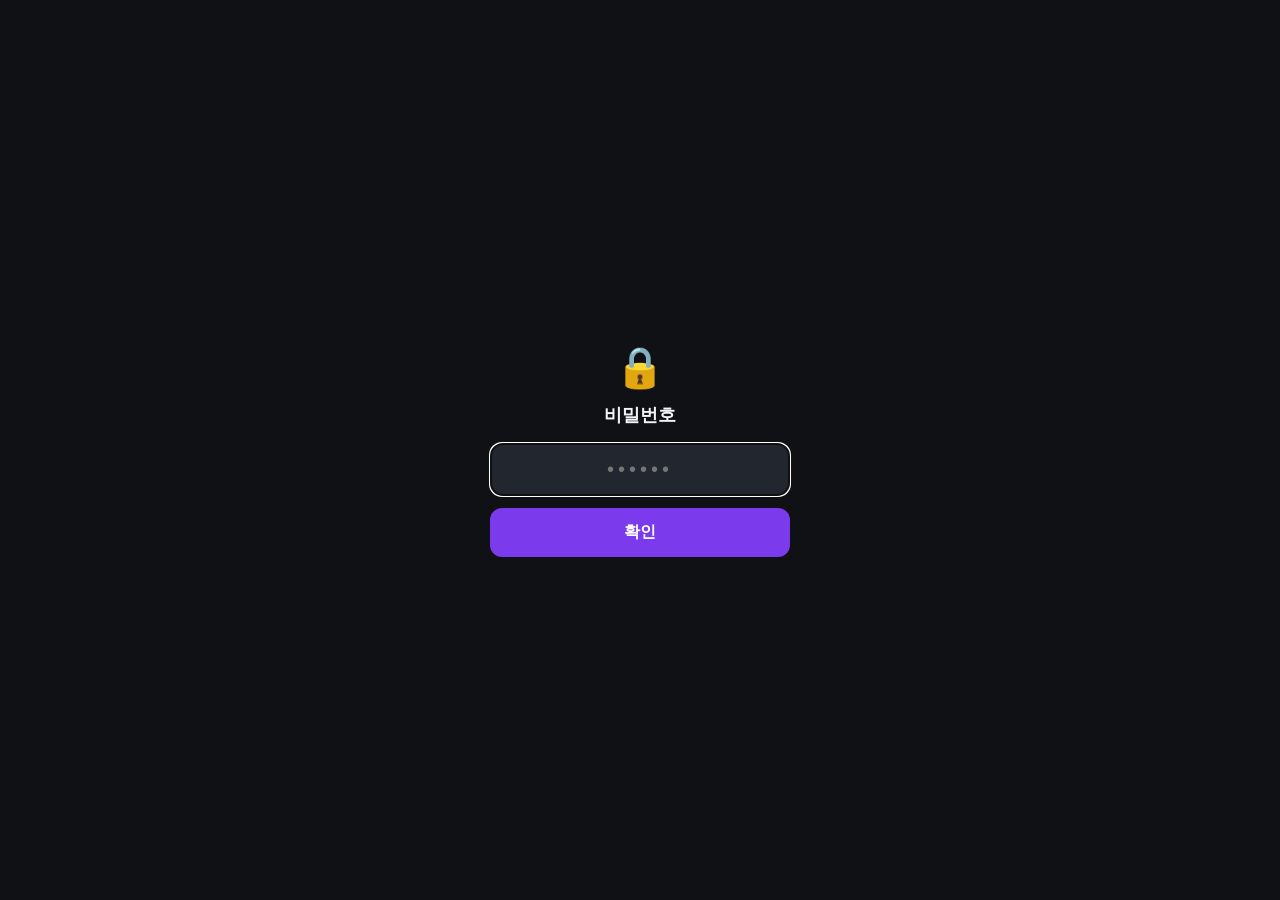
<file: photo-organizer/index.html>
<!DOCTYPE html>
<html lang="ko">
<head>
<meta charset="UTF-8">
<meta name="viewport" content="width=device-width, initial-scale=1, viewport-fit=cover">
<title>사진 정리</title>
<meta name="description" content="12년치 아이클라우드 사진을 폰과 맥에서 정리하는 개인용 웹앱">
<meta name="theme-color" content="#0f1115">
<link rel="manifest" href="manifest.json">
<link rel="icon" href="icons/icon-192.png">
<link rel="apple-touch-icon" href="icons/apple-touch-icon.png">
<meta name="apple-mobile-web-app-capable" content="yes">
<meta name="apple-mobile-web-app-status-bar-style" content="black-translucent">
<meta name="apple-mobile-web-app-title" content="사진 정리">
<link rel="stylesheet" href="style.css">
</head>
<body>
<div id="lockScreen" class="lock-screen">
  <form id="lockForm" class="lock-card" autocomplete="off">
    <div class="lock-icon">🔒</div>
    <h2>비밀번호</h2>
    <input type="password" id="lockInput" inputmode="numeric" autocomplete="off" placeholder="••••••" autofocus>
    <button type="submit" class="primary-btn">확인</button>
    <div id="lockError" class="lock-error hidden">비밀번호가 틀렸어요</div>
  </form>
</div>

<div id="app" class="hidden">
  <header class="topbar">
    <button class="icon-btn" id="btnBack" title="뒤로">←</button>
    <h1 id="pageTitle">사진 정리</h1>
    <button class="icon-btn" id="btnInfo" title="안내">ⓘ</button>
  </header>

  <main id="main"></main>

  <footer class="bottombar hidden" id="bottombar"></footer>
</div>

<input type="file" id="fileInput" accept="image/*" multiple class="hidden">
<input type="file" id="folderInput" accept="image/*" multiple webkitdirectory class="hidden">

<script src="lock.js"></script>
<script src="db.js"></script>
<script src="exif.js"></script>
<script src="blur.js"></script>
<script src="faces.js"></script>
<script src="app.js"></script>
</body>
</html>
</file>
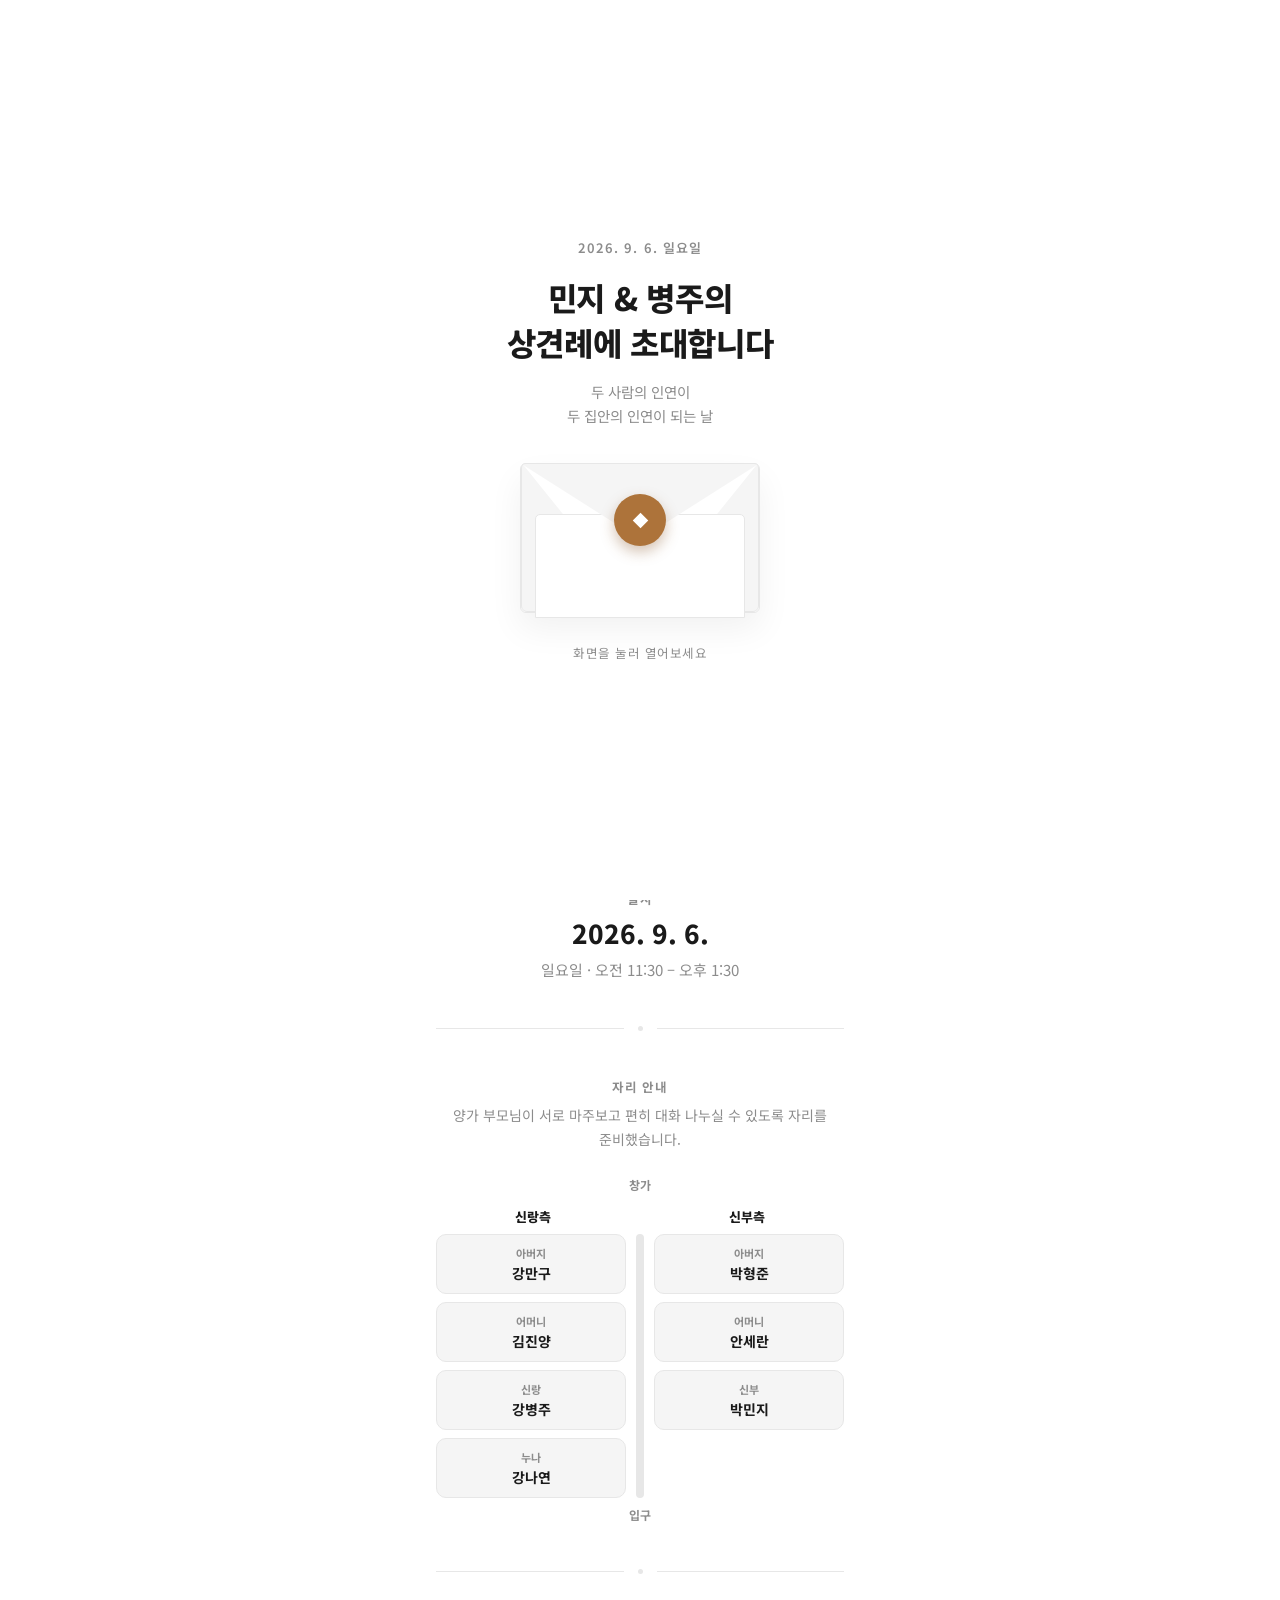
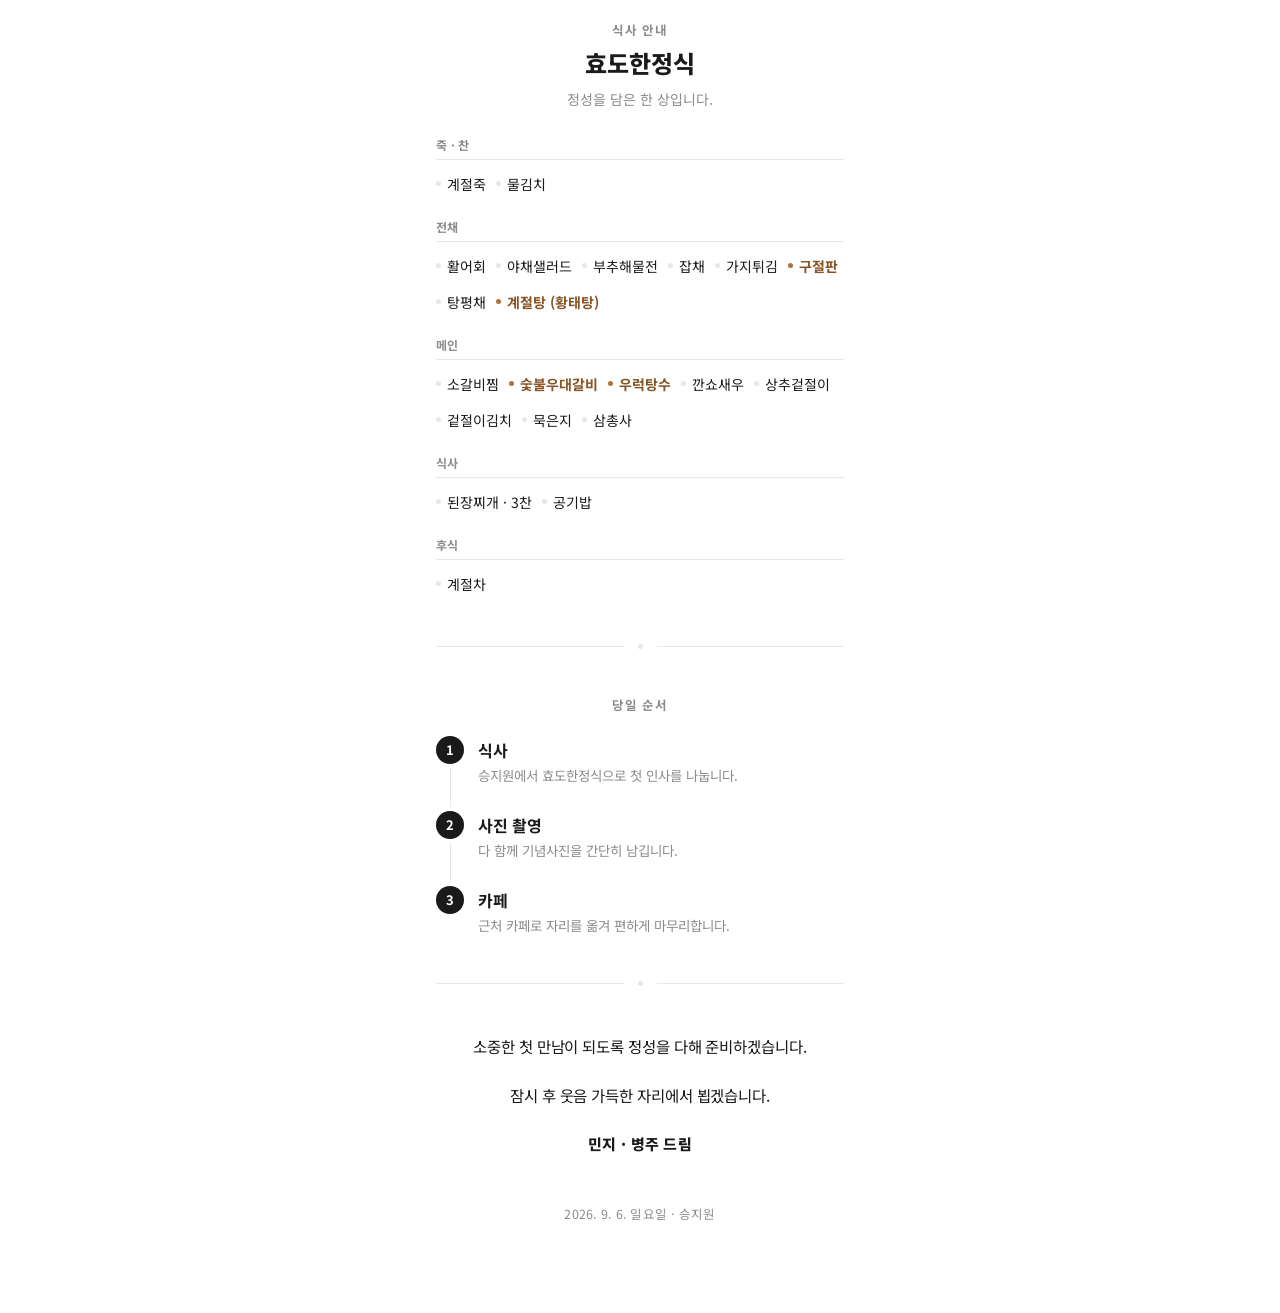
<file: sanggyeonrye/index.html>
<!DOCTYPE html>
<html lang="ko">
<head>
<meta charset="UTF-8">
<meta name="viewport" content="width=device-width, initial-scale=1, viewport-fit=cover">
<title>민지 &amp; 병주 상견례 초대장</title>
<meta name="description" content="민지와 병주의 상견례에 초대합니다.">
<meta property="og:type" content="website">
<meta property="og:title" content="민지 & 병주의 상견례 초대장">
<meta property="og:description" content="9월 6일 일요일, 승지원에서 열리는 상견례에 초대합니다.">
<meta property="og:image" content="https://haapark.github.io/HaPixel.github.io/sanggyeonrye/couple.jpg">
<meta property="og:url" content="https://haapark.github.io/HaPixel.github.io/sanggyeonrye/">
<meta name="twitter:card" content="summary_large_image">
<link rel="preconnect" href="https://fonts.googleapis.com">
<link rel="preconnect" href="https://fonts.gstatic.com" crossorigin>
<link rel="stylesheet" href="https://fonts.googleapis.com/css2?family=Noto+Sans+KR:wght@400;500;600;700;800&display=swap">
<style>
  :root{
    --ivory:#FFFFFF;
    --paper:#FFFFFF;
    --paper-alt:#F5F5F5;
    --ink:#1A1A1A;
    --ink-soft:#8C8C8C;
    --line:#E7E7E7;
    --amber:#AD733A;
    --amber-deep:#875426;
    --shadow: 0 16px 34px rgba(0,0,0,.06);
  }

  *{box-sizing:border-box;}
  html{background:var(--ivory);}
  body{
    margin:0;
    background:var(--ivory);
    color:var(--ink);
    font-family:'Noto Sans KR',-apple-system,BlinkMacSystemFont,'Malgun Gothic',sans-serif;
    -webkit-font-smoothing:antialiased;
    overflow-x:hidden;
    word-break:keep-all;
    overflow-wrap:break-word;
  }
  body.sealed{ overflow:hidden; height:100vh; }

  img{max-width:100%;}
  [hidden]{display:none!important;}

  h1,h2,h3,p{margin:0;}
  h2{text-wrap:balance;}

  /* ---------- Cover / Envelope ---------- */
  .cover{
    position:fixed; inset:0; z-index:40;
    display:flex; align-items:center; justify-content:center;
    background:var(--ivory);
    cursor:pointer;
    transition:opacity .5s ease .55s;
  }
  .cover.opened{ opacity:0; pointer-events:none; }
  @media (hover:hover){
    .cover:hover .envelope-body{ transform:translateY(-3px); box-shadow:0 22px 44px rgba(0,0,0,.09); }
  }
  .cover:active .envelope-body{ transform:scale(.98); }
  .envelope-body{ transition:transform .35s cubic-bezier(.2,.7,.3,1), box-shadow .35s ease; }

  .cover-inner{
    width:min(86vw,360px);
    text-align:center;
    padding:0 8px;
  }
  .cover-eyebrow{
    font-size:13px; font-weight:600; letter-spacing:.08em;
    color:var(--ink-soft); margin-bottom:18px;
    font-variant-numeric:tabular-nums;
  }
  .cover-title{
    font-size:clamp(26px,7.6vw,32px);
    font-weight:800; line-height:1.42; letter-spacing:-.01em;
    color:var(--ink);
  }
  .cover-sub{
    margin-top:14px; font-size:14.5px; line-height:1.7; color:var(--ink-soft);
  }

  .envelope{
    width:min(70vw,240px); margin:34px auto 0;
    perspective:900px;
  }
  .envelope-body{
    position:relative; width:100%; aspect-ratio:8/5;
    background:var(--paper);
    border:1px solid var(--line);
    border-radius:6px;
    box-shadow:var(--shadow);
    overflow:visible;
  }
  .envelope-body::before,.envelope-body::after{
    content:""; position:absolute; bottom:0; width:50%; height:100%;
    background:var(--paper-alt);
    border:1px solid var(--line);
  }
  .envelope-body::before{ left:0; clip-path:polygon(0 0,100% 100%,0 100%); border-radius:6px 0 0 6px;}
  .envelope-body::after{ right:0; clip-path:polygon(100% 0,100% 100%,0 100%); border-radius:0 6px 6px 0;}
  .envelope-flap{
    position:absolute; top:-1px; left:-1px; right:-1px; height:56%;
    background:var(--paper-alt);
    border:1px solid var(--line);
    clip-path:polygon(0 0,100% 0,50% 92%);
    transform-origin:top center;
    transform:rotateX(0deg);
    transition:transform 1s cubic-bezier(.6,.05,.28,1);
    border-radius:6px 6px 0 0;
    z-index:3;
  }
  .cover.opened .envelope-flap{ transform:rotateX(-172deg); }

  .seal{
    position:absolute; left:50%; top:38%; transform:translate(-50%,-50%);
    width:52px; height:52px; border-radius:50%;
    background:var(--amber);
    display:flex; align-items:center; justify-content:center;
    box-shadow:0 6px 14px rgba(135,84,38,.35);
    z-index:4;
    transition:opacity .35s ease .25s, transform .35s ease .25s;
  }
  .cover.opened .seal{ opacity:0; transform:translate(-50%,-50%) scale(.4); }
  .seal-mark{ width:11px; height:11px; background:var(--paper); transform:rotate(45deg); }

  .letter-peek{
    position:absolute; left:6%; right:6%; bottom:-4%; height:70%;
    background:var(--paper);
    border:1px solid var(--line);
    border-radius:5px 5px 0 0;
    z-index:2;
    transition:transform 1s cubic-bezier(.5,0,.2,1) .18s;
  }
  .cover.opened .letter-peek{ transform:translateY(-64%); }

  .cover-hint{
    margin-top:30px; font-size:12.5px; color:var(--ink-soft);
    letter-spacing:.04em;
    animation:pulse 2.2s ease-in-out infinite;
  }
  @keyframes pulse{ 0%,100%{opacity:.55;} 50%{opacity:1;} }

  /* ---------- Content ---------- */
  .content{
    max-width:460px; margin:0 auto;
    padding:56px 0 90px;
  }

  .letter{
    padding:0 26px;
  }
  .letter-eyebrow{
    font-size:13px; font-weight:600; letter-spacing:.04em; color:var(--ink-soft);
    text-align:center;
  }
  .letter-body{
    margin-top:22px; font-size:16px; line-height:1.9; color:var(--ink);
    text-align:center; letter-spacing:-.005em;
  }
  .letter-body p + p{ margin-top:1.3em; }

  .divider{
    display:flex; align-items:center; justify-content:center; gap:14px;
    margin:46px 0; padding:0 26px;
  }
  .divider .line{ flex:1; height:1px; background:var(--line); }
  .divider .dot{ width:5px; height:5px; border-radius:50%; background:var(--line); flex-shrink:0; }

  .section{
    padding:0 26px; text-align:center;
  }

  .eyebrow{
    font-size:12.5px; font-weight:700; letter-spacing:.05em; color:var(--ink-soft);
  }
  .section .desc{
    margin-top:8px; font-size:14px; line-height:1.7; color:var(--ink-soft);
  }

  .reveal{ opacity:0; transform:translateY(18px); transition:opacity .7s ease, transform .7s ease; }
  .reveal.in-view{ opacity:1; transform:translateY(0); }

  /* intro cascade (photo + greeting), driven explicitly on envelope-open */
  .intro-el{ opacity:0; transform:translateY(16px); transition:opacity .7s ease, transform .7s cubic-bezier(.2,.7,.3,1); }
  .intro-el.in-view{ opacity:1; transform:translateY(0); }

  @media (prefers-reduced-motion:reduce){
    .reveal,.intro-el{ opacity:1; transform:none; transition:none; }
    .envelope-flap,.letter-peek,.seal,.cover,.polaroid{ transition:none!important; }
    .cover-hint{ animation:none; }
  }

  /* photo */
  .polaroid-wrap{ display:flex; justify-content:center; margin-bottom:26px; transform:translateY(16px) scale(.94); }
  .polaroid-wrap.in-view{ transform:translateY(0) scale(1); }
  .polaroid{
    position:relative; margin:0; background:#fff; padding:10px 10px 26px;
    width:min(52vw,180px);
    box-shadow:0 16px 30px rgba(0,0,0,.12), 0 2px 6px rgba(0,0,0,.05);
    transform:rotate(-4deg);
    transition:transform .5s cubic-bezier(.34,1.56,.64,1), box-shadow .3s ease;
    cursor:pointer;
  }
  .polaroid::before{
    content:""; position:absolute; top:-10px; left:50%; transform:translateX(-50%) rotate(-2deg);
    width:56px; height:20px; border-radius:2px;
    background:rgba(0,0,0,.06);
  }
  .polaroid-photo{
    position:relative; width:100%; overflow:hidden; background:#eee;
    padding-bottom:117.7%;
  }
  .polaroid-photo img{
    position:absolute; top:0; left:0; width:100%; height:100%;
    object-fit:cover; display:block;
  }
  .polaroid:hover{ box-shadow:0 20px 36px rgba(0,0,0,.15), 0 2px 6px rgba(0,0,0,.06); }
  .polaroid.straight{ transform:rotate(0deg) scale(1.05); }

  /* scroll progress */
  .scroll-progress{
    position:fixed; top:0; left:0; height:3px; width:0%;
    background:var(--amber);
    z-index:35; opacity:0; transition:opacity .4s ease;
  }
  body:not(.sealed) .scroll-progress{ opacity:1; }

  @media (max-width:360px){
    .section{ padding:0 18px; }
    .letter{ padding:0 18px; }
    .content{ padding-top:46px; }
  }

  /* shared "primary answer" line (place name, menu name, etc.) */
  .section-name{ font-size:24px; font-weight:800; margin-top:6px; color:var(--ink); }

  /* place / address */
  .address-box{
    margin-top:16px; padding:16px 16px; background:var(--paper-alt);
    border-radius:12px; border:1px solid var(--line);
    display:flex; align-items:center; justify-content:space-between; gap:10px;
    text-align:left;
  }
  .address-text{ font-size:14.5px; color:var(--ink); line-height:1.5; }
  .copy-btn{
    flex-shrink:0; border:1px solid var(--line); background:var(--paper);
    color:var(--ink); font-weight:700; font-size:12.5px;
    padding:10px 14px; border-radius:8px; cursor:pointer;
    font-family:inherit; transition:transform .15s ease, background .2s ease;
  }
  @media (hover:hover){
    .copy-btn:hover{ background:var(--paper-alt); }
  }
  .copy-btn:active{ transform:scale(.95); }
  .copy-btn:focus-visible, .map-btn:focus-visible, .cover:focus-visible{
    outline:2px solid var(--ink); outline-offset:2px;
  }
  .toast{
    margin-top:10px; font-size:12.5px; color:var(--ink-soft); font-weight:600;
    height:16px; opacity:0; transition:opacity .3s ease;
  }
  .toast.show{ opacity:1; }

  .map-btn{
    display:flex; align-items:center; justify-content:center; gap:8px;
    margin-top:14px; width:100%; padding:14px;
    background:var(--ink); color:var(--paper);
    border-radius:12px; text-decoration:none;
    font-weight:700; font-size:15px;
    transition:transform .15s ease, background .2s ease;
  }
  @media (hover:hover){
    .map-btn:hover{ background:#333; }
  }
  .map-btn:active{ transform:scale(.97); }
  .map-btn svg{ width:16px; height:16px; }
  .park-note{
    margin-top:12px; font-size:13px; color:var(--ink-soft);
    display:flex; gap:6px; align-items:flex-start; text-align:left;
  }
  .park-note svg{ width:14px; height:14px; margin-top:3px; flex-shrink:0; color:var(--ink-soft);}

  /* time */
  .time-date{
    font-size:26px; font-weight:800; margin-top:6px; color:var(--ink);
    font-variant-numeric:tabular-nums;
  }
  .time-range{
    margin-top:8px; font-size:15px; color:var(--ink-soft); font-variant-numeric:tabular-nums;
  }

  /* seating */
  .table-wrap{ margin-top:24px; }
  .table-cap{
    text-align:center; font-size:12px; font-weight:700; letter-spacing:.04em;
    color:var(--ink-soft);
  }
  .side-heads{
    display:grid; grid-template-columns:1fr auto 1fr;
    gap:8px 10px; margin-top:14px;
  }
  .side-head{ text-align:center; font-size:13px; font-weight:800; color:var(--ink); }
  .side-head.bride{ grid-column:3; }
  .table-grid{
    display:grid; grid-template-columns:1fr auto 1fr;
    gap:8px 10px; margin-top:8px; align-items:stretch;
  }
  .side{ display:flex; flex-direction:column; gap:8px; }
  .runner{
    width:8px; border-radius:8px;
    background:var(--line);
  }
  .seat{
    border-radius:10px; padding:10px 8px; text-align:center;
    background:var(--paper-alt); border:1px solid var(--line);
  }
  .seat .rel{ font-size:11px; font-weight:700; letter-spacing:.02em; color:var(--ink-soft); }
  .seat .name{ font-size:14px; font-weight:700; margin-top:2px; color:var(--ink); }

  /* menu */
  .menu-group{ margin-top:20px; }
  .menu-group:first-of-type{ margin-top:24px; }
  .menu-group-title{
    font-size:12px; font-weight:700; letter-spacing:.03em; color:var(--ink-soft);
    padding-bottom:6px; border-bottom:1px solid var(--line);
    text-align:left;
  }
  .menu-items{ margin-top:10px; display:flex; flex-wrap:wrap; gap:8px 10px; }
  .menu-item{
    font-size:14px; color:var(--ink); padding:4px 0;
    display:flex; align-items:center; gap:6px;
  }
  .menu-item.special{ color:var(--amber-deep); font-weight:700; }
  .menu-item .mdot{ width:5px; height:5px; border-radius:50%; background:var(--line); flex-shrink:0; }
  .menu-item.special .mdot{ background:var(--amber); }

  /* schedule */
  .steps{ margin-top:22px; display:flex; flex-direction:column; }
  .step{ display:flex; gap:14px; }
  .step-track{ display:flex; flex-direction:column; align-items:center; }
  .step-num{
    width:28px; height:28px; border-radius:50%; background:var(--ink); color:var(--paper);
    display:flex; align-items:center; justify-content:center; font-size:13px; font-weight:700;
    flex-shrink:0;
  }
  .step-line{ width:1px; flex:1; background:var(--line); margin:4px 0; }
  .step:last-child .step-line{ display:none; }
  .step-body{ padding-bottom:26px; text-align:left; }
  .step:last-child .step-body{ padding-bottom:0; }
  .step-title{ font-size:16px; font-weight:700; margin-top:2px; }
  .step-desc{ font-size:13.5px; color:var(--ink-soft); margin-top:3px; }

  /* closing */
  .closing{ padding:0 26px; text-align:center; }
  .closing-body{
    font-size:15.5px; line-height:1.9; color:var(--ink); letter-spacing:-.005em;
  }
  .closing-body p + p{ margin-top:1.3em; }
  .closing-sign{
    margin-top:22px; font-size:15px; font-weight:800; color:var(--ink);
    letter-spacing:.02em;
  }

  footer{
    margin-top:50px; text-align:center; padding:0 26px;
  }
  footer .fdate{ font-size:12.5px; color:var(--ink-soft); letter-spacing:.02em; }
</style>
</head>
<body class="sealed">

<div class="scroll-progress" id="scroll-progress" aria-hidden="true"></div>

<div class="cover" id="cover" role="button" tabindex="0" aria-label="눌러서 초대장 열기">
  <div class="cover-inner">
    <p class="cover-eyebrow">2026. 9. 6. 일요일</p>
    <h1 class="cover-title">민지 &amp; 병주의<br>상견례에 초대합니다</h1>
    <p class="cover-sub">두 사람의 인연이<br>두 집안의 인연이 되는 날</p>
    <div class="envelope" aria-hidden="true">
      <div class="envelope-body">
        <div class="letter-peek"></div>
        <div class="envelope-flap"></div>
        <div class="seal">
          <span class="seal-mark" aria-hidden="true"></span>
        </div>
      </div>
    </div>
    <p class="cover-hint">화면을 눌러 열어보세요</p>
  </div>
</div>

<main class="content" id="content">

  <section class="letter" id="greeting">
    <div class="polaroid-wrap intro-el" id="polaroid-wrap">
      <figure class="polaroid" id="polaroid">
        <div class="polaroid-photo">
          <img src="couple.jpg" alt="민지와 병주" width="900" height="1059" loading="eager" decoding="async">
        </div>
      </figure>
    </div>
    <p class="letter-eyebrow intro-el">삼가 인사 올립니다</p>
    <div class="letter-body intro-el">
      <p>민지와 병주, 두 사람이 마음을 모아<br>양가 가족분들께 정식으로 인사를 드리고자 합니다.</p>
      <p>바쁘신 걸음 내어주셔서 진심으로 감사드리며,<br>설레는 마음으로 첫 만남의 자리를 준비하였습니다.</p>
    </div>
  </section>

  <div class="divider" aria-hidden="true">
    <span class="line"></span>
    <span class="dot"></span>
    <span class="line"></span>
  </div>

  <section class="section reveal" id="place">
    <p class="eyebrow">장소</p>
    <p class="section-name">승지원</p>
    <p class="desc">정갈한 한정식으로 두 집안의 첫 인사를 나누는 자리입니다.</p>

    <div class="address-box">
      <span class="address-text" id="addr-text">충남 천안시 서북구 백석동 26-3</span>
      <button class="copy-btn" id="copy-btn" type="button">주소 복사</button>
    </div>
    <p class="toast" id="toast">주소를 복사했어요</p>

    <a class="map-btn" href="https://naver.me/FCAzeRPk" target="_blank" rel="noopener noreferrer">
      <svg viewBox="0 0 24 24" fill="none"><path d="M12 21s7-6.4 7-12a7 7 0 1 0-14 0c0 5.6 7 12 7 12Z" stroke="currentColor" stroke-width="1.8"/><circle cx="12" cy="9" r="2.4" stroke="currentColor" stroke-width="1.8"/></svg>
      네이버 지도로 길찾기
    </a>
    <p class="park-note">
      <svg viewBox="0 0 24 24" fill="none"><rect x="3" y="4" width="18" height="16" rx="2" stroke="currentColor" stroke-width="1.6"/><path d="M9 8h3.5a2.5 2.5 0 0 1 0 5H9V8Zm0 0v9" stroke="currentColor" stroke-width="1.6" stroke-linecap="round"/></svg>
      식당 바로 앞 주차장을 이용하실 수 있습니다.
    </p>
  </section>

  <section class="section reveal" id="time">
    <p class="eyebrow">일시</p>
    <p class="time-date">2026. 9. 6.</p>
    <p class="time-range">일요일 · 오전 11:30 – 오후 1:30</p>
  </section>

  <div class="divider" aria-hidden="true">
    <span class="line"></span>
    <span class="dot"></span>
    <span class="line"></span>
  </div>

  <section class="section reveal" id="seating">
    <p class="eyebrow">자리 안내</p>
    <p class="desc">양가 부모님이 서로 마주보고 편히 대화 나누실 수 있도록 자리를 준비했습니다.</p>

    <div class="table-wrap">
      <p class="table-cap">창가</p>
      <div class="side-heads">
        <p class="side-head">신랑측</p>
        <span></span>
        <p class="side-head bride">신부측</p>
      </div>
      <div class="table-grid">
        <div class="side groom">
          <div class="seat"><div class="rel">아버지</div><div class="name">강만구</div></div>
          <div class="seat"><div class="rel">어머니</div><div class="name">김진양</div></div>
          <div class="seat"><div class="rel">신랑</div><div class="name">강병주</div></div>
          <div class="seat"><div class="rel">누나</div><div class="name">강나연</div></div>
        </div>
        <div class="runner" aria-hidden="true"></div>
        <div class="side bride">
          <div class="seat"><div class="rel">아버지</div><div class="name">박형준</div></div>
          <div class="seat"><div class="rel">어머니</div><div class="name">안세란</div></div>
          <div class="seat"><div class="rel">신부</div><div class="name">박민지</div></div>
          <div class="seat" style="visibility:hidden"><div class="rel">-</div><div class="name">-</div></div>
        </div>
      </div>
      <p class="table-cap" style="margin-top:8px;">입구</p>
    </div>
  </section>

  <div class="divider" aria-hidden="true">
    <span class="line"></span>
    <span class="dot"></span>
    <span class="line"></span>
  </div>

  <section class="section reveal" id="menu">
    <p class="eyebrow">식사 안내</p>
    <p class="section-name">효도한정식</p>
    <p class="desc">정성을 담은 한 상입니다.</p>

    <div class="menu-group">
      <p class="menu-group-title">죽 · 찬</p>
      <div class="menu-items">
        <span class="menu-item"><span class="mdot"></span>계절죽</span>
        <span class="menu-item"><span class="mdot"></span>물김치</span>
      </div>
    </div>
    <div class="menu-group">
      <p class="menu-group-title">전채</p>
      <div class="menu-items">
        <span class="menu-item"><span class="mdot"></span>활어회</span>
        <span class="menu-item"><span class="mdot"></span>야채샐러드</span>
        <span class="menu-item"><span class="mdot"></span>부추해물전</span>
        <span class="menu-item"><span class="mdot"></span>잡채</span>
        <span class="menu-item"><span class="mdot"></span>가지튀김</span>
        <span class="menu-item special"><span class="mdot"></span>구절판</span>
        <span class="menu-item"><span class="mdot"></span>탕평채</span>
        <span class="menu-item special"><span class="mdot"></span>계절탕 (황태탕)</span>
      </div>
    </div>
    <div class="menu-group">
      <p class="menu-group-title">메인</p>
      <div class="menu-items">
        <span class="menu-item"><span class="mdot"></span>소갈비찜</span>
        <span class="menu-item special"><span class="mdot"></span>숯불우대갈비</span>
        <span class="menu-item special"><span class="mdot"></span>우럭탕수</span>
        <span class="menu-item"><span class="mdot"></span>깐쇼새우</span>
        <span class="menu-item"><span class="mdot"></span>상추겉절이</span>
        <span class="menu-item"><span class="mdot"></span>겉절이김치</span>
        <span class="menu-item"><span class="mdot"></span>묵은지</span>
        <span class="menu-item"><span class="mdot"></span>삼총사</span>
      </div>
    </div>
    <div class="menu-group">
      <p class="menu-group-title">식사</p>
      <div class="menu-items">
        <span class="menu-item"><span class="mdot"></span>된장찌개 · 3찬</span>
        <span class="menu-item"><span class="mdot"></span>공기밥</span>
      </div>
    </div>
    <div class="menu-group">
      <p class="menu-group-title">후식</p>
      <div class="menu-items">
        <span class="menu-item"><span class="mdot"></span>계절차</span>
      </div>
    </div>
  </section>

  <div class="divider" aria-hidden="true">
    <span class="line"></span>
    <span class="dot"></span>
    <span class="line"></span>
  </div>

  <section class="section reveal" id="schedule">
    <p class="eyebrow">당일 순서</p>
    <div class="steps">
      <div class="step">
        <div class="step-track"><div class="step-num">1</div><div class="step-line"></div></div>
        <div class="step-body">
          <p class="step-title">식사</p>
          <p class="step-desc">승지원에서 효도한정식으로 첫 인사를 나눕니다.</p>
        </div>
      </div>
      <div class="step">
        <div class="step-track"><div class="step-num">2</div><div class="step-line"></div></div>
        <div class="step-body">
          <p class="step-title">사진 촬영</p>
          <p class="step-desc">다 함께 기념사진을 간단히 남깁니다.</p>
        </div>
      </div>
      <div class="step">
        <div class="step-track"><div class="step-num">3</div><div class="step-line"></div></div>
        <div class="step-body">
          <p class="step-title">카페</p>
          <p class="step-desc">근처 카페로 자리를 옮겨 편하게 마무리합니다.</p>
        </div>
      </div>
    </div>
  </section>

  <div class="divider" aria-hidden="true">
    <span class="line"></span>
    <span class="dot"></span>
    <span class="line"></span>
  </div>

  <section class="closing reveal">
    <div class="closing-body">
      <p>소중한 첫 만남이 되도록 정성을 다해 준비하겠습니다.</p>
      <p>잠시 후 웃음 가득한 자리에서 뵙겠습니다.</p>
    </div>
    <p class="closing-sign">민지 · 병주 드림</p>
  </section>

  <footer>
    <p class="fdate">2026. 9. 6. 일요일 · 승지원</p>
  </footer>

</main>

<script>
(function(){
  var cover = document.getElementById('cover');
  var body = document.body;
  var opened = false;
  var reduceMotion = window.matchMedia('(prefers-reduced-motion: reduce)').matches;

  var introEls = document.querySelectorAll('.intro-el');

  function openCover(){
    if(opened) return;
    opened = true;
    cover.classList.add('opened');

    if(reduceMotion){
      body.classList.remove('sealed');
      introEls.forEach(function(el){ el.classList.add('in-view'); });
      return;
    }

    setTimeout(function(){
      body.classList.remove('sealed');
    }, 950);

    // photo slips out first, then the greeting text cascades in beneath it
    introEls.forEach(function(el, i){
      setTimeout(function(){ el.classList.add('in-view'); }, 480 + i * 170);
    });
  }

  cover.addEventListener('click', openCover);
  cover.addEventListener('keydown', function(e){
    if(e.key === 'Enter' || e.key === ' '){
      e.preventDefault();
      openCover();
    }
  });

  var reveals = document.querySelectorAll('.reveal');
  if('IntersectionObserver' in window && !reduceMotion){
    var io = new IntersectionObserver(function(entries){
      entries.forEach(function(entry){
        if(entry.isIntersecting){
          entry.target.classList.add('in-view');
          io.unobserve(entry.target);
        }
      });
    }, { threshold: 0.15, rootMargin: '0px 0px -8% 0px' });
    reveals.forEach(function(el){ io.observe(el); });
  } else {
    reveals.forEach(function(el){ el.classList.add('in-view'); });
  }

  var polaroid = document.getElementById('polaroid');
  if(polaroid){
    polaroid.addEventListener('click', function(){
      polaroid.classList.toggle('straight');
    });
  }

  var progress = document.getElementById('scroll-progress');
  if(progress){
    var ticking = false;
    function updateProgress(){
      var doc = document.documentElement;
      var max = doc.scrollHeight - doc.clientHeight;
      var pct = max > 0 ? (doc.scrollTop / max) * 100 : 0;
      progress.style.width = pct + '%';
      ticking = false;
    }
    window.addEventListener('scroll', function(){
      if(!ticking){
        window.requestAnimationFrame(updateProgress);
        ticking = true;
      }
    }, { passive: true });
    updateProgress();
  }

  var copyBtn = document.getElementById('copy-btn');
  var addrText = document.getElementById('addr-text');
  var toast = document.getElementById('toast');
  if(copyBtn){
    copyBtn.addEventListener('click', function(){
      var text = addrText.textContent.trim();
      function showToast(){
        toast.classList.add('show');
        setTimeout(function(){ toast.classList.remove('show'); }, 1600);
      }
      try{
        if(navigator.clipboard && navigator.clipboard.writeText){
          navigator.clipboard.writeText(text).then(showToast, showToast);
        } else {
          var ta = document.createElement('textarea');
          ta.value = text;
          ta.style.position = 'fixed';
          ta.style.opacity = '0';
          document.body.appendChild(ta);
          ta.select();
          document.execCommand('copy');
          document.body.removeChild(ta);
          showToast();
        }
      } catch(err){
        showToast();
      }
    });
  }
})();
</script>
</body>
</html>
</file>
<file: photo-organizer/style.css>
:root {
  color-scheme: light dark;
  --bg: #0f1115;
  --panel: #1a1d24;
  --panel-2: #22262f;
  --text: #f4f4f6;
  --text-dim: #9aa0ab;
  --accent: #7c3aed;
  --accent-2: #a78bfa;
  --danger: #ef4444;
  --ok: #10b981;
  --radius: 16px;
  font-size: 16px;
}

* { box-sizing: border-box; }

html, body {
  margin: 0;
  height: 100%;
  background: var(--bg);
  color: var(--text);
  font-family: -apple-system, BlinkMacSystemFont, "Apple SD Gothic Neo", "Segoe UI", Roboto, sans-serif;
  overscroll-behavior-y: contain;
}

#app {
  max-width: 720px;
  margin: 0 auto;
  min-height: 100%;
  display: flex;
  flex-direction: column;
  padding-bottom: env(safe-area-inset-bottom);
}

header.topbar {
  position: sticky;
  top: 0;
  z-index: 10;
  display: flex;
  align-items: center;
  gap: 8px;
  padding: 14px 16px calc(10px + env(safe-area-inset-top)) 16px;
  padding-top: max(14px, env(safe-area-inset-top));
  background: rgba(15,17,21,0.9);
  backdrop-filter: blur(10px);
  border-bottom: 1px solid #262a33;
}

header.topbar h1 {
  font-size: 18px;
  margin: 0;
  flex: 1;
}

.icon-btn {
  background: var(--panel-2);
  border: none;
  color: var(--text);
  border-radius: 10px;
  width: 40px;
  height: 40px;
  font-size: 18px;
  display: flex;
  align-items: center;
  justify-content: center;
}

main { flex: 1; padding: 16px; padding-bottom: 90px; }

.hidden { display: none !important; }

.card {
  background: var(--panel);
  border-radius: var(--radius);
  padding: 16px;
  margin-bottom: 14px;
}

.stat-grid {
  display: grid;
  grid-template-columns: repeat(2, 1fr);
  gap: 10px;
  margin-bottom: 16px;
}

.stat-grid .card { margin: 0; text-align: center; }
.stat-grid .num { font-size: 26px; font-weight: 700; }
.stat-grid .label { font-size: 12px; color: var(--text-dim); margin-top: 4px; }

.nav-grid {
  display: grid;
  grid-template-columns: 1fr 1fr;
  gap: 10px;
}

.nav-btn {
  display: flex;
  flex-direction: column;
  align-items: center;
  justify-content: center;
  gap: 6px;
  background: var(--panel);
  border: 1px solid #2a2e38;
  border-radius: var(--radius);
  padding: 20px 10px;
  color: var(--text);
  font-size: 14px;
  min-height: 90px;
}
.nav-btn .emoji { font-size: 26px; }
.nav-btn .badge {
  font-size: 11px;
  color: var(--accent-2);
}

button { font-family: inherit; cursor: pointer; }

.primary-btn {
  background: var(--accent);
  color: white;
  border: none;
  border-radius: 12px;
  padding: 14px 20px;
  font-size: 16px;
  font-weight: 600;
  width: 100%;
}
.primary-btn:disabled { opacity: 0.5; }

.secondary-btn {
  background: var(--panel-2);
  color: var(--text);
  border: none;
  border-radius: 12px;
  padding: 12px 18px;
  font-size: 15px;
}

.text-btn {
  background: none;
  border: none;
  color: var(--accent-2);
  font-size: 14px;
  padding: 8px;
}

.progress-bar {
  height: 8px;
  background: var(--panel-2);
  border-radius: 4px;
  overflow: hidden;
  margin: 10px 0;
}
.progress-bar > div {
  height: 100%;
  background: var(--accent);
  transition: width .15s;
}

.grid {
  display: grid;
  grid-template-columns: repeat(3, 1fr);
  gap: 4px;
}
.thumb {
  position: relative;
  aspect-ratio: 1;
  border-radius: 8px;
  overflow: hidden;
  background: var(--panel-2);
}
.thumb img { width: 100%; height: 100%; object-fit: cover; display: block; }
.thumb .fav-mark { position: absolute; top: 4px; right: 4px; font-size: 14px; filter: drop-shadow(0 1px 2px rgba(0,0,0,.6)); }
.thumb .sel-mark {
  position: absolute; inset: 0;
  background: rgba(239,68,68,0.45);
  display: flex; align-items: center; justify-content: center;
  font-size: 22px;
}

.section-title {
  font-size: 15px;
  font-weight: 700;
  margin: 18px 0 8px;
  color: var(--text-dim);
}

/* Quick tag / swipe card view */
.swipe-stage {
  display: flex;
  flex-direction: column;
  align-items: center;
  height: calc(100vh - 320px);
  min-height: 300px;
}
.swipe-card {
  position: relative;
  width: 100%;
  flex: 1;
  border-radius: var(--radius);
  overflow: hidden;
  background: var(--panel);
  touch-action: pan-y;
}
.swipe-card img {
  width: 100%; height: 100%; object-fit: contain; background: #000;
}
.swipe-card .info {
  position: absolute; left: 10px; bottom: 10px;
  background: rgba(0,0,0,0.55);
  padding: 4px 10px;
  border-radius: 20px;
  font-size: 12px;
}
.swipe-card .fav-indicator {
  position: absolute; top: 10px; right: 10px; font-size: 26px;
}
.empty-state {
  text-align: center;
  color: var(--text-dim);
  padding: 40px 20px;
}

.tag-btn-row {
  display: grid;
  grid-template-columns: repeat(5, 1fr);
  gap: 6px;
  margin-top: 12px;
}
.tag-btn {
  background: var(--panel-2);
  border: none;
  border-radius: 12px;
  padding: 10px 4px;
  color: var(--text);
  font-size: 20px;
  display: flex;
  flex-direction: column;
  align-items: center;
  gap: 4px;
}
.tag-btn small { font-size: 10px; color: var(--text-dim); }
.tag-btn.active { outline: 2px solid var(--accent-2); }

.control-row {
  display: flex;
  gap: 8px;
  margin-top: 10px;
}
.control-row button {
  flex: 1;
  white-space: nowrap;
  padding-left: 6px;
  padding-right: 6px;
  font-size: 13px;
}

.blur-grid-item {
  position: relative;
}
.blur-grid-item .score {
  position: absolute; bottom: 4px; left: 4px;
  font-size: 10px; background: rgba(0,0,0,.6); padding: 1px 6px; border-radius: 8px;
}

.tabs {
  display: flex;
  gap: 6px;
  overflow-x: auto;
  padding-bottom: 8px;
  margin-bottom: 10px;
}
.tabs button {
  white-space: nowrap;
  background: var(--panel-2);
  border: none;
  color: var(--text-dim);
  padding: 8px 14px;
  border-radius: 20px;
  font-size: 13px;
}
.tabs button.active { background: var(--accent); color: white; }

.info-box {
  background: var(--panel-2);
  border-radius: 12px;
  padding: 12px 14px;
  font-size: 13px;
  color: var(--text-dim);
  line-height: 1.5;
}

.cluster-card {
  display: flex;
  align-items: center;
  gap: 12px;
  padding: 10px;
  background: var(--panel-2);
  border-radius: 12px;
  margin-bottom: 8px;
}
.cluster-card img { width: 56px; height: 56px; border-radius: 50%; object-fit: cover; }
.cluster-card .meta { flex: 1; font-size: 13px; color: var(--text-dim); }
.cluster-card select, .cluster-card input {
  background: var(--panel);
  color: var(--text);
  border: 1px solid #333844;
  border-radius: 8px;
  padding: 6px 8px;
  font-size: 13px;
}

footer.bottombar {
  position: fixed;
  bottom: 0; left: 0; right: 0;
  display: flex;
  justify-content: center;
  padding: 10px 16px calc(10px + env(safe-area-inset-bottom)) 16px;
  background: rgba(15,17,21,0.92);
  backdrop-filter: blur(10px);
  border-top: 1px solid #262a33;
}
footer.bottombar .row { display: flex; gap: 10px; max-width: 720px; width: 100%; }

.toast {
  position: fixed;
  bottom: 90px; left: 50%; transform: translateX(-50%);
  background: #222; color: white;
  padding: 10px 18px; border-radius: 30px; font-size: 13px;
  z-index: 100;
  box-shadow: 0 4px 14px rgba(0,0,0,.4);
}

.spinner {
  width: 22px; height: 22px;
  border: 3px solid #444; border-top-color: var(--accent-2);
  border-radius: 50%;
  animation: spin 0.8s linear infinite;
  margin: 0 auto;
}
@keyframes spin { to { transform: rotate(360deg); } }

.year-accordion summary {
  font-weight: 700;
  padding: 10px 0;
  cursor: pointer;
  list-style: none;
  display: flex;
  align-items: center;
  gap: 8px;
}
.year-accordion summary::-webkit-details-marker { display: none; }
.year-accordion summary .count { font-weight: 400; color: var(--text-dim); font-size: 13px; }

.lock-screen {
  position: fixed; inset: 0;
  display: flex; align-items: center; justify-content: center;
  background: var(--bg);
  z-index: 1000;
  padding: 20px;
}
.lock-card {
  display: flex;
  flex-direction: column;
  align-items: stretch;
  gap: 12px;
  width: 100%;
  max-width: 300px;
  text-align: center;
}
.lock-card .lock-icon { font-size: 40px; }
.lock-card h2 { margin: 0 0 4px; font-size: 18px; }
.lock-card input {
  background: var(--panel-2);
  border: 1px solid #333844;
  color: var(--text);
  border-radius: 12px;
  padding: 14px;
  font-size: 20px;
  text-align: center;
  letter-spacing: 4px;
}
.lock-error { color: var(--danger); font-size: 13px; }
</file>
